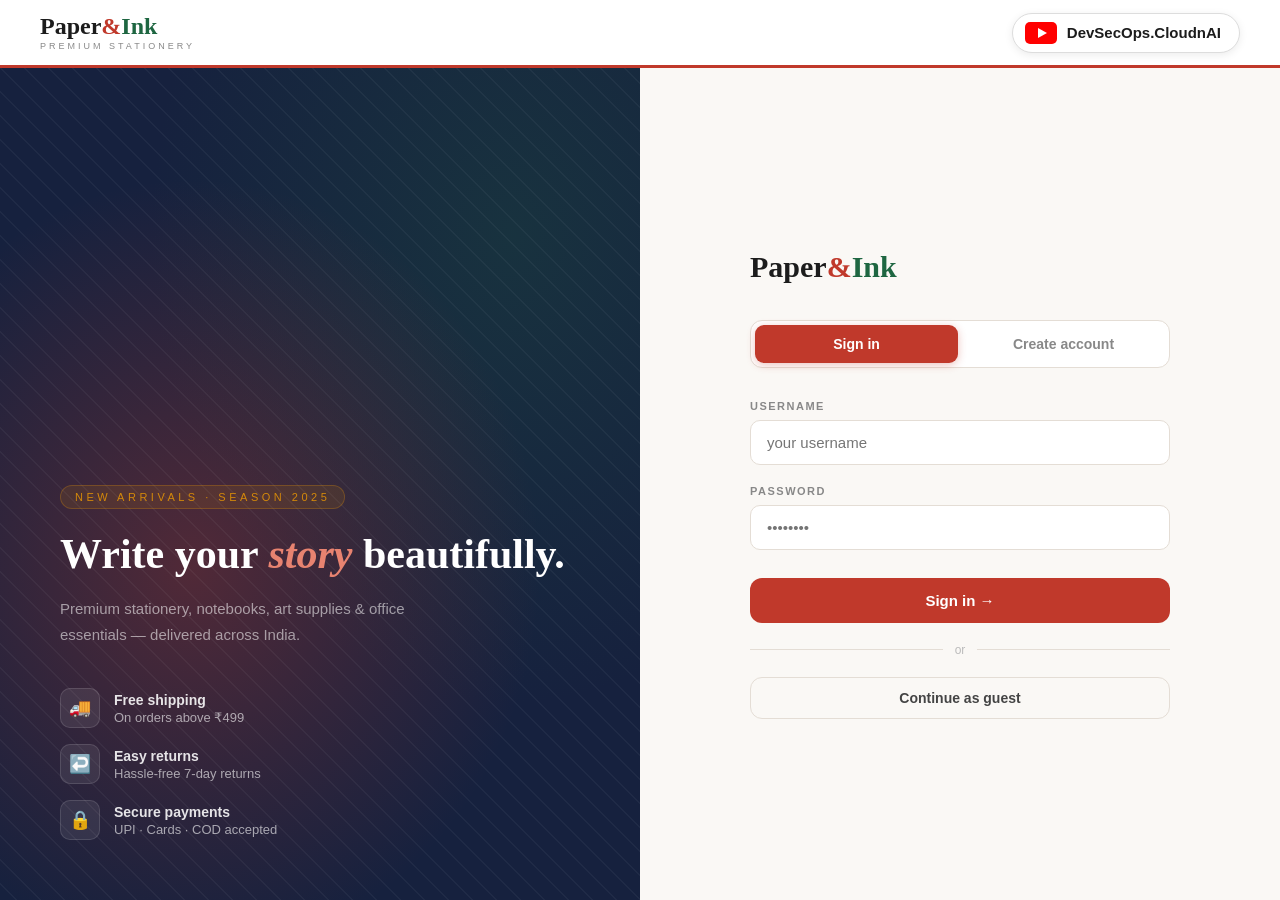
<file: index.html>
<!DOCTYPE html>
<html lang="en">
<head>
<meta charset="UTF-8"/>
<meta name="viewport" content="width=device-width,initial-scale=1"/>
<title>Sign In — Paper &amp; Ink</title>
<style>
*, *::before, *::after { box-sizing: border-box; margin: 0; padding: 0; }

html { height: 100%; }

body {
  height: 100%;
  display: flex;
  flex-direction: column;
  font-family: -apple-system, BlinkMacSystemFont, 'Segoe UI', Helvetica, Arial, sans-serif;
  background: #faf8f5;
  color: #1c1c1c;
}

/* ── HEADER ─────────────────────────────── */
.hdr {
  flex-shrink: 0;
  height: 68px;
  background: #fff;
  border-bottom: 3px solid #c0392b;
  box-shadow: 0 2px 8px rgba(0,0,0,.08);
  display: flex;
  align-items: center;
  padding: 0 40px;
}
.hdr-brand { display: flex; flex-direction: column; line-height: 1.1; text-decoration: none; }
.hdr-logo  { font-family: Georgia, serif; font-size: 24px; font-weight: 700; color: #1c1c1c; }
.hdr-logo .r { color: #c0392b; }
.hdr-logo .g { color: #1e6641; }
.hdr-tag   { font-size: 9px; letter-spacing: 3px; text-transform: uppercase; color: #888; margin-top: 2px; }
.hdr-yt {
  margin-left: auto;
  display: inline-flex;
  align-items: center;
  gap: 10px;
  padding: 8px 18px 8px 12px;
  background: #fff;
  border: 1.5px solid #ddd;
  border-radius: 30px;
  font-size: 15px;
  font-weight: 700;
  color: #1c1c1c;
  text-decoration: none;
  box-shadow: 0 2px 8px rgba(0,0,0,.08);
  transition: border-color .2s, box-shadow .2s;
  white-space: nowrap;
}
.hdr-yt:hover { border-color: #f00; box-shadow: 0 4px 16px rgba(255,0,0,.15); }

/* ── MAIN SPLIT ─────────────────────────── */
.wrap {
  flex: 1;
  display: grid;
  grid-template-columns: 1fr 1fr;
  min-height: 0;          /* crucial — allows grid children to scroll */
}

/* ── LEFT PANEL ─────────────────────────── */
.panel-left {
  background: #16213e;
  position: relative;
  overflow: hidden;
  display: flex;
  flex-direction: column;
  justify-content: flex-end;
  padding: 60px;
}
.panel-left::before {
  content: '';
  position: absolute; inset: 0;
  background:
    radial-gradient(ellipse at 30% 60%, rgba(192,57,43,.35) 0%, transparent 55%),
    radial-gradient(ellipse at 80% 20%, rgba(30,102,65,.25) 0%, transparent 50%);
  pointer-events: none;
}
.panel-left::after {
  content: '';
  position: absolute; inset: 0;
  opacity: .04;
  background-image: repeating-linear-gradient(45deg,#fff 0,#fff 1px,transparent 0,transparent 50%);
  background-size: 24px 24px;
  pointer-events: none;
}
.v-content { position: relative; z-index: 1; }
.v-eyebrow {
  display: inline-block;
  font-size: 11px; letter-spacing: 3.5px; text-transform: uppercase;
  color: #d4890a;
  background: rgba(212,137,10,.12);
  padding: 5px 14px; border-radius: 20px;
  border: 1px solid rgba(212,137,10,.3);
  margin-bottom: 22px;
}
.v-title {
  font-family: Georgia, serif;
  font-size: 42px; font-weight: 700; line-height: 1.1;
  color: #fff; margin-bottom: 18px;
  white-space: nowrap;
}
.v-title em { color: #e88370; font-style: italic; }
.v-sub {
  font-size: 15px; color: rgba(255,255,255,.55);
  line-height: 1.75; max-width: 360px; margin-bottom: 40px;
}
.v-feats { display: flex; flex-direction: column; gap: 16px; }
.v-feat  { display: flex; align-items: center; gap: 14px; }
.v-feat-icon {
  width: 40px; height: 40px; border-radius: 10px;
  background: rgba(255,255,255,.08); border: 1px solid rgba(255,255,255,.12);
  display: flex; align-items: center; justify-content: center;
  font-size: 18px; flex-shrink: 0;
}
.v-feat-text { font-size: 13px; color: rgba(255,255,255,.6); }
.v-feat-text strong { display: block; color: rgba(255,255,255,.88); font-size: 14px; margin-bottom: 2px; }

/* ── RIGHT PANEL ─────────────────────────── */
.panel-right {
  background: #faf8f5;
  display: flex;
  align-items: center;
  justify-content: center;
  padding: 48px 40px;
  overflow-y: auto;
}
.form-box { width: 100%; max-width: 420px; }

.form-brand {
  font-family: Georgia, serif;
  font-size: 30px; font-weight: 700;
  color: #1c1c1c; margin-bottom: 36px;
  display: block;
}
.form-brand .r { color: #c0392b; }
.form-brand .g { color: #1e6641; }

/* tabs */
.tabs {
  display: flex; background: #fff;
  border-radius: 12px; padding: 4px; gap: 4px;
  margin-bottom: 32px; border: 1.5px solid #e4ddd5;
}
.tab {
  flex: 1; padding: 11px; border-radius: 9px;
  border: none; font-size: 14px; font-weight: 600;
  cursor: pointer; transition: all .2s;
  background: transparent; color: #888;
  font-family: inherit;
}
.tab.on { background: #c0392b; color: #fff; box-shadow: 0 2px 8px rgba(192,57,43,.3); }

/* sections */
.sec { display: none; }
.sec.on { display: block; }

/* field */
.fg { margin-bottom: 20px; }
.fl {
  display: block; font-size: 11px; font-weight: 700;
  letter-spacing: 1.5px; text-transform: uppercase;
  color: #888; margin-bottom: 8px;
}
.fi {
  width: 100%; padding: 13px 16px;
  border: 1.5px solid #e4ddd5; border-radius: 10px;
  font-size: 15px; color: #1c1c1c; background: #fff;
  outline: none; transition: border-color .15s, box-shadow .15s;
  font-family: inherit;
}
.fi:focus { border-color: #c0392b; box-shadow: 0 0 0 3px rgba(192,57,43,.08); }

.err-box {
  background: #fdecea; border: 1px solid rgba(192,57,43,.2);
  color: #c0392b; font-size: 13px;
  padding: 11px 14px; border-radius: 8px;
  margin-bottom: 18px; display: none;
}
.submit {
  width: 100%; padding: 14px;
  background: #c0392b; color: #fff;
  border: none; border-radius: 12px;
  font-size: 15px; font-weight: 700;
  cursor: pointer; transition: all .2s;
  margin-top: 8px; font-family: inherit;
}
.submit:hover { background: #a93226; transform: translateY(-1px); box-shadow: 0 4px 16px rgba(192,57,43,.3); }

.divider {
  display: flex; align-items: center;
  gap: 12px; margin: 20px 0;
  color: #bbb; font-size: 12px;
}
.divider::before, .divider::after {
  content: ''; flex: 1; height: 1px; background: #e4ddd5;
}
.guest {
  width: 100%; padding: 12px;
  background: transparent; color: #444;
  border: 1.5px solid #e4ddd5; border-radius: 12px;
  font-size: 14px; font-weight: 600;
  cursor: pointer; transition: all .2s; font-family: inherit;
}
.guest:hover { border-color: #1e6641; color: #1e6641; background: #e8f5ee; }

/* responsive */
@media(max-width: 768px) {
  .wrap { grid-template-columns: 1fr; }
  .panel-left { display: none; }
  .panel-right { padding: 32px 20px; }
}
</style>
</head>
<body>

<!-- HEADER -->
<header class="hdr">
  <a href="login.html" class="hdr-brand">
    <span class="hdr-logo">Paper<span class="r">&amp;</span><span class="g">Ink</span></span>
    <span class="hdr-tag">Premium Stationery</span>
  </a>
  <a href="https://www.youtube.com/@DevSecOps.CloudnAI-1.0" target="_blank" class="hdr-yt">
    <svg width="32" height="22" viewBox="0 0 32 22" xmlns="http://www.w3.org/2000/svg">
      <rect width="32" height="22" rx="5" fill="#FF0000"/>
      <polygon points="13,6 13,16 22,11" fill="white"/>
    </svg>
    <span>DevSecOps.CloudnAI</span>
  </a>
</header>

<!-- SPLIT -->
<div class="wrap">

  <!-- LEFT -->
  <div class="panel-left">
    <div class="v-content">
      <span class="v-eyebrow">New arrivals · Season 2025</span>
      <h2 class="v-title">Write your <em>story</em> beautifully.</h2>
      <p class="v-sub">Premium stationery, notebooks, art supplies &amp; office essentials — delivered across India.</p>
      <div class="v-feats">
        <div class="v-feat">
          <div class="v-feat-icon">🚚</div>
          <div class="v-feat-text"><strong>Free shipping</strong>On orders above ₹499</div>
        </div>
        <div class="v-feat">
          <div class="v-feat-icon">↩️</div>
          <div class="v-feat-text"><strong>Easy returns</strong>Hassle-free 7-day returns</div>
        </div>
        <div class="v-feat">
          <div class="v-feat-icon">🔒</div>
          <div class="v-feat-text"><strong>Secure payments</strong>UPI · Cards · COD accepted</div>
        </div>
      </div>
    </div>
  </div>

  <!-- RIGHT -->
  <div class="panel-right">
    <div class="form-box">

      <span class="form-brand">Paper<span class="r">&amp;</span><span class="g">Ink</span></span>

      <div class="tabs">
        <button class="tab on" id="t1" onclick="sw('signin')">Sign in</button>
        <button class="tab" id="t2" onclick="sw('register')">Create account</button>
      </div>

      <!-- Sign In -->
      <div class="sec on" id="signin">
        <div class="err-box" id="loginErr"></div>
        <div class="fg">
          <label class="fl">Username</label>
          <input type="text" id="loginName" class="fi" placeholder="your username" autocomplete="username"/>
        </div>
        <div class="fg">
          <label class="fl">Password</label>
          <input type="password" id="loginPass" class="fi" placeholder="••••••••" autocomplete="current-password" onkeyup="if(event.key==='Enter')doLogin()"/>
        </div>
        <button class="submit" onclick="doLogin()">Sign in →</button>
        <div class="divider">or</div>
        <button class="guest" onclick="goGuest()">Continue as guest</button>
      </div>

      <!-- Register -->
      <div class="sec" id="register">
        <div class="err-box" id="regErr"></div>
        <div class="fg">
          <label class="fl">Username</label>
          <input type="text" id="regName" class="fi" placeholder="choose a username"/>
        </div>
        <div class="fg">
          <label class="fl">Email</label>
          <input type="email" id="regEmail" class="fi" placeholder="you@example.com"/>
        </div>
        <div class="fg">
          <label class="fl">Password</label>
          <input type="password" id="regPass" class="fi" placeholder="minimum 6 characters"/>
        </div>
        <button class="submit" onclick="doRegister()">Create account →</button>
      </div>

    </div>
  </div>
</div>

<script>
function sw(tab) {
  document.getElementById('t1').classList.toggle('on', tab==='signin');
  document.getElementById('t2').classList.toggle('on', tab==='register');
  document.getElementById('signin').classList.toggle('on', tab==='signin');
  document.getElementById('register').classList.toggle('on', tab==='register');
}

function goGuest() {
  sessionStorage.setItem('user', JSON.stringify({ name: 'Guest', guest: true }));
  window.location = 'search.html';
}

async function doLogin() {
  const name = document.getElementById('loginName').value.trim();
  const pass = document.getElementById('loginPass').value;
  const err  = document.getElementById('loginErr');
  err.style.display = 'none';
  if (!name || !pass) { err.textContent = 'Please enter username and password'; err.style.display = 'block'; return; }
  try {
    const r = await fetch('/api/user/login', { method:'POST', headers:{'Content-Type':'application/json'}, body: JSON.stringify({name, password:pass}) });
    if (r.ok) {
      const u = await r.json();
      sessionStorage.setItem('user', JSON.stringify(u));
      const oldId = sessionStorage.getItem('cart-id');
      if (oldId && oldId !== name) { await fetch('/api/cart/rename/'+oldId+'/'+name).catch(()=>{}); sessionStorage.setItem('cart-id', name); }
      window.location = 'search.html';
    } else { err.textContent = await r.text() || 'Login failed'; err.style.display = 'block'; }
  } catch(e) { err.textContent = 'Could not reach user service'; err.style.display = 'block'; }
}

async function doRegister() {
  const name  = document.getElementById('regName').value.trim();
  const email = document.getElementById('regEmail').value.trim();
  const pass  = document.getElementById('regPass').value;
  const err   = document.getElementById('regErr');
  err.style.display = 'none';
  if (!name || !email || !pass) { err.textContent = 'All fields are required'; err.style.display = 'block'; return; }
  try {
    const r = await fetch('/api/user/register', { method:'POST', headers:{'Content-Type':'application/json'}, body: JSON.stringify({name, email, password:pass}) });
    if (r.ok) { sw('signin'); document.getElementById('loginName').value = name; }
    else { err.textContent = await r.text() || 'Registration failed'; err.style.display = 'block'; }
  } catch(e) { err.textContent = 'Could not reach user service'; err.style.display = 'block'; }
}
</script>
</body>
</html>
</file>
<file: css/style.css>
/* ============================================================
   Paper & Ink — Redesigned Complete Stylesheet
   Font: Playfair Display + DM Sans
   ============================================================ */

@import url('https://fonts.googleapis.com/css2?family=Playfair+Display:ital,wght@0,700;0,900;1,700&family=DM+Sans:opsz,wght@9..40,300;9..40,400;9..40,500;9..40,600;9..40,700&display=swap');

*, *::before, *::after { box-sizing: border-box; margin: 0; padding: 0; }

:root {
  --rust:       #c0392b;
  --rust-dk:    #a93226;
  --rust-lt:    #fdf0ee;
  --forest:     #1e6641;
  --forest-dk:  #154d30;
  --forest-lt:  #e8f5ee;
  --ink:        #1c1c1c;
  --ink-mid:    #444;
  --ink-muted:  #777;
  --cream:      #faf8f5;
  --warm-white: #ffffff;
  --border:     #e4ddd5;
  --pale:       #f2ede6;
  --gold:       #d4890a;
  --shadow-sm:  0 1px 4px rgba(0,0,0,0.08);
  --shadow-md:  0 4px 16px rgba(0,0,0,0.10);
  --shadow-lg:  0 8px 32px rgba(0,0,0,0.12);
  --font-serif: 'Playfair Display', Georgia, 'Times New Roman', Times, serif;
  --font-sans:  'DM Sans', -apple-system, BlinkMacSystemFont, 'Segoe UI', Helvetica, Arial, sans-serif;
  --radius:     10px;
  --radius-lg:  16px;
}

html { scroll-behavior: smooth; font-size: 16px; }
body { font-family: var(--font-sans); background: var(--cream); color: var(--ink); line-height: 1.6; -webkit-font-smoothing: antialiased; }
a { color: inherit; text-decoration: none; }
button { cursor: pointer; font-family: var(--font-sans); }
img { display: block; max-width: 100%; }

.container { max-width: 1160px; margin: 0 auto; padding: 0 28px; }

/* HEADER */
.site-header { background: #fff; border-bottom: 3px solid var(--rust); position: sticky; top: 0; z-index: 200; box-shadow: 0 2px 12px rgba(0,0,0,0.08); }
.header-inner { display: flex; align-items: center; height: 72px; }
.brand { display: flex; flex-direction: column; line-height: 1.1; flex-shrink: 0; margin-right: 48px; text-decoration: none; }
.brand-logo { font-family: var(--font-serif); font-size: 26px; font-weight: 700; letter-spacing: -0.5px; color: var(--ink); }
.brand-logo .amp { color: var(--rust); }
.brand-logo .ink-word { color: var(--forest); }
.brand-tagline { font-size: 9px; letter-spacing: 3px; text-transform: uppercase; color: var(--ink-muted); margin-top: 2px; font-weight: 500; }
.main-nav { display: flex; gap: 2px; flex: 1; }
.main-nav a { padding: 8px 16px; border-radius: 8px; font-size: 14px; font-weight: 500; color: var(--ink-mid); transition: background .15s, color .15s; }
.main-nav a:hover, .main-nav a.active { background: var(--pale); color: var(--rust); }
.header-actions { display: flex; align-items: center; gap: 6px; margin-left: auto; }
.icon-btn { width: 40px; height: 40px; border-radius: 50%; display: flex; align-items: center; justify-content: center; background: transparent; border: none; color: var(--ink-mid); cursor: pointer; transition: background .15s, color .15s; text-decoration: none; }
.icon-btn:hover { background: var(--pale); color: var(--rust); }
.cart-wrap { position: relative; }
.cart-badge { position: absolute; top: 2px; right: 2px; background: var(--rust); color: #fff; border-radius: 50%; width: 18px; height: 18px; display: flex; align-items: center; justify-content: center; font-size: 10px; font-weight: 700; border: 2px solid #fff; }
.user-chip { display: flex; align-items: center; gap: 8px; padding: 6px 14px; border-radius: 24px; background: var(--pale); border: 1.5px solid var(--border); font-size: 13px; font-weight: 600; color: var(--ink-mid); transition: all .15s; cursor: pointer; text-decoration: none; }
.user-chip:hover { border-color: var(--rust); color: var(--rust); background: var(--rust-lt); }
.user-dot { width: 8px; height: 8px; border-radius: 50%; background: var(--forest); }

/* BUTTONS */
.btn { display: inline-flex; align-items: center; justify-content: center; gap: 8px; padding: 11px 24px; border-radius: var(--radius); font-size: 14px; font-weight: 600; border: none; cursor: pointer; transition: all .15s; text-decoration: none; font-family: var(--font-sans); }
.btn:active { transform: scale(0.97); }
.btn-primary { background: var(--rust); color: #fff; }
.btn-primary:hover { background: var(--rust-dk); box-shadow: 0 4px 12px rgba(192,57,43,.3); }
.btn-primary:disabled { background: #ccc; cursor: not-allowed; transform: none; box-shadow: none; }
.btn-outline { background: transparent; color: var(--rust); border: 2px solid var(--rust); }
.btn-outline:hover { background: var(--rust); color: #fff; }
.btn-lg { padding: 14px 32px; font-size: 15px; border-radius: 12px; }
.btn-block { width: 100%; }
.btn-forest { background: var(--forest); color: #fff; }
.btn-forest:hover { background: var(--forest-dk); }

/* HERO */
.hero { background: #16213e; padding: 88px 0 72px; overflow: hidden; position: relative; }
.hero::before { content: ''; position: absolute; inset: 0; background: radial-gradient(ellipse at 70% 50%, rgba(192,57,43,.22) 0%, transparent 60%); }
.hero::after { content: ''; position: absolute; inset: 0; background-image: repeating-linear-gradient(45deg, rgba(255,255,255,.02) 0, rgba(255,255,255,.02) 1px, transparent 0, transparent 50%); background-size: 24px 24px; }
.hero-inner { display: grid; grid-template-columns: 1fr 400px; gap: 60px; align-items: center; position: relative; z-index: 1; }
.hero-eyebrow { display: inline-block; font-size: 11px; letter-spacing: 3.5px; text-transform: uppercase; color: var(--gold); background: rgba(212,137,10,.12); padding: 5px 14px; border-radius: 20px; margin-bottom: 22px; border: 1px solid rgba(212,137,10,.3); font-family: var(--font-sans); font-weight: 600; }
.hero-title { font-family: var(--font-serif); font-size: 60px; font-weight: 900; line-height: 1.05; color: #fff; margin-bottom: 22px; }
.hero-title em { color: #e88370; font-style: italic; }
.hero-body { font-size: 17px; color: rgba(255,255,255,.62); line-height: 1.8; max-width: 460px; margin-bottom: 38px; font-weight: 300; }
.hero-btns { display: flex; gap: 14px; flex-wrap: wrap; }
.hero-cards { display: flex; flex-direction: column; gap: 14px; }
.hcard { background: rgba(255,255,255,.07); border: 1px solid rgba(255,255,255,.12); border-radius: 16px; padding: 18px 22px; display: flex; align-items: center; gap: 16px; backdrop-filter: blur(4px); transition: border-color .2s, background .2s; }
.hcard:hover { background: rgba(255,255,255,.11); border-color: rgba(255,255,255,.22); }
.hcard-icon { font-size: 34px; flex-shrink: 0; }
.hcard-name { font-size: 14px; color: rgba(255,255,255,.78); font-weight: 500; }
.hcard-price { margin-left: auto; font-family: var(--font-serif); font-size: 20px; font-weight: 700; color: #fff; }

/* SECTIONS */
.section { padding: 68px 0; }
.section-hdr { display: flex; align-items: baseline; justify-content: space-between; margin-bottom: 36px; }
.section-title { font-family: var(--font-serif); font-size: 34px; font-weight: 700; color: var(--ink); }
.section-link { font-size: 14px; color: var(--rust); font-weight: 600; }
.section-link:hover { text-decoration: underline; }

/* CATEGORY GRID */
.cat-grid { display: grid; grid-template-columns: repeat(4, 1fr); gap: 20px; }
.cat-card { background: #fff; border-radius: var(--radius-lg); padding: 36px 20px; text-align: center; border: 1.5px solid var(--border); transition: transform .2s, box-shadow .2s, border-color .2s; cursor: pointer; display: flex; flex-direction: column; align-items: center; gap: 10px; text-decoration: none; }
.cat-card:hover { transform: translateY(-6px); box-shadow: var(--shadow-md); border-color: var(--rust); }
.cat-card-icon { width: 68px; height: 68px; border-radius: 50%; display: flex; align-items: center; justify-content: center; font-size: 32px; margin-bottom: 6px; }
.cc-write  .cat-card-icon { background: #fdeee9; }
.cc-note   .cat-card-icon { background: #e9f3eb; }
.cc-art    .cat-card-icon { background: #fdf3e3; }
.cc-office .cat-card-icon { background: #eaf0fb; }
.cat-card-name { font-family: var(--font-serif); font-size: 18px; font-weight: 700; color: var(--ink); }
.cat-card-hint { font-size: 13px; color: var(--ink-muted); }
.cat-card-count { display: inline-block; background: var(--pale); color: var(--ink-muted); font-size: 11px; font-weight: 600; padding: 3px 10px; border-radius: 20px; margin-top: 4px; }

/* PRODUCT GRID */
.products-grid { display: grid; grid-template-columns: repeat(auto-fill, minmax(220px, 1fr)); gap: 22px; }
.p-card { background: #fff; border-radius: var(--radius-lg); border: 1.5px solid var(--border); overflow: hidden; transition: transform .2s, box-shadow .2s, border-color .2s; display: flex; flex-direction: column; }
.p-card:hover { transform: translateY(-5px); box-shadow: var(--shadow-md); border-color: #c9b8a8; }
.p-card-img { height: 160px; background: var(--pale); display: flex; align-items: center; justify-content: center; position: relative; text-decoration: none; overflow: hidden; }
.p-card-icon { font-size: 62px; transition: transform .2s; display: block; }
.p-card:hover .p-card-icon { transform: scale(1.1) rotate(-3deg); }
.p-badge { position: absolute; top: 10px; right: 10px; font-size: 10px; font-weight: 700; padding: 3px 9px; border-radius: 20px; }
.badge-low  { background: #fdf2e3; color: #784a00; }
.badge-out  { background: #fdecea; color: #7b1a1a; }
.p-card-body { padding: 16px; flex: 1; display: flex; flex-direction: column; }
.p-card-cats { display: flex; gap: 4px; flex-wrap: wrap; margin-bottom: 8px; }
.pill { font-size: 10px; font-weight: 600; padding: 2px 9px; border-radius: 20px; background: var(--pale); color: var(--ink-muted); }
.pill-sm { font-size: 10px; }
.p-card-name { font-size: 14px; font-weight: 700; color: var(--ink); line-height: 1.35; margin-bottom: 5px; text-decoration: none; display: block; font-family: var(--font-sans); }
.p-card-name:hover { color: var(--rust); }
.p-card-desc { font-size: 12px; color: var(--ink-muted); line-height: 1.55; flex: 1; margin-bottom: 14px; }
.p-card-foot { display: flex; align-items: center; justify-content: space-between; margin-top: auto; }
.p-card-price { font-family: var(--font-serif); font-size: 20px; font-weight: 700; color: var(--rust); }
.add-btn { background: var(--rust); color: #fff; border: none; border-radius: 8px; padding: 8px 14px; font-size: 12px; font-weight: 700; cursor: pointer; transition: all .15s; }
.add-btn:hover { background: var(--rust-dk); transform: scale(1.04); }
.add-btn:disabled { background: #e0d9d2; color: #aaa; cursor: not-allowed; transform: none; }

/* VALUE BANNER */
.value-banner { background: var(--forest); border-radius: var(--radius-lg); padding: 44px 56px; display: grid; grid-template-columns: repeat(3, 1fr); gap: 24px; margin: 0 0 68px; }
.vb-item { text-align: center; }
.vb-icon { font-size: 34px; margin-bottom: 12px; }
.vb-title { font-family: var(--font-serif); font-size: 18px; font-weight: 700; color: #fff; margin-bottom: 4px; }
.vb-body { font-size: 13px; color: rgba(255,255,255,.6); }

/* FOOTER */
.site-footer { background: var(--ink); padding: 52px 0 28px; }
.footer-grid { display: grid; grid-template-columns: 2fr 1fr 1fr; gap: 40px; padding-bottom: 36px; border-bottom: 1px solid rgba(255,255,255,.08); margin-bottom: 24px; }
.footer-brand .brand-logo { color: #fff; font-size: 24px; }
.footer-brand .brand-logo .amp { color: var(--rust); }
.footer-brand .brand-logo .ink-word { color: #7ec8a0; }
.footer-brand p { font-size: 13px; color: rgba(255,255,255,.45); margin-top: 10px; max-width: 240px; line-height: 1.7; }
.footer-col h4 { font-size: 11px; font-weight: 700; color: #fff; letter-spacing: 1.5px; text-transform: uppercase; margin-bottom: 16px; }
.footer-col a { display: block; font-size: 13px; color: rgba(255,255,255,.45); margin-bottom: 9px; transition: color .15s; }
.footer-col a:hover { color: rgba(255,255,255,.82); }
.footer-bottom { text-align: center; font-size: 12px; color: rgba(255,255,255,.25); }

/* PAGE HERO */
.page-hero { background: linear-gradient(120deg, #1c1c1c 0%, #2c2c2c 100%); padding: 48px 0; }
.page-hero-title { font-family: var(--font-serif); font-size: 40px; font-weight: 700; color: #fff; margin-bottom: 8px; }
.page-hero-sub { font-size: 15px; color: rgba(255,255,255,.5); }

/* BROWSE */
.browse-wrap { padding: 44px 0 84px; }
.browse-layout { display: grid; grid-template-columns: 250px 1fr; gap: 36px; align-items: start; }
.sidebar { background: #fff; border-radius: var(--radius-lg); border: 1.5px solid var(--border); padding: 28px; position: sticky; top: 88px; }
.sidebar-section { margin-bottom: 30px; }
.sidebar-section:last-child { margin-bottom: 0; }
.sidebar-label { font-size: 11px; font-weight: 700; letter-spacing: 2px; text-transform: uppercase; color: var(--ink-muted); margin-bottom: 14px; }
.filter-list { list-style: none; }
.filter-list li+li { margin-top: 2px; }
.filter-btn { display: flex; align-items: center; justify-content: space-between; width: 100%; padding: 9px 12px; border-radius: 9px; border: none; background: transparent; font-size: 14px; color: var(--ink-mid); cursor: pointer; text-align: left; transition: all .12s; font-family: var(--font-sans); }
.filter-btn:hover { background: var(--pale); color: var(--ink); }
.filter-btn.active { background: var(--rust-lt); color: var(--rust); font-weight: 700; }
.filter-count { font-size: 11px; background: var(--pale); color: var(--ink-muted); padding: 1px 7px; border-radius: 10px; font-weight: 600; }
.filter-btn.active .filter-count { background: rgba(192,57,43,.15); color: var(--rust); }
.price-option { display: flex; align-items: center; gap: 8px; padding: 7px 0; cursor: pointer; font-size: 14px; color: var(--ink-mid); }
.price-option input { accent-color: var(--rust); }
.browse-topbar { display: flex; align-items: center; justify-content: space-between; margin-bottom: 26px; gap: 16px; flex-wrap: wrap; }
.browse-count { font-size: 13px; color: var(--ink-muted); margin-top: 2px; }
.browse-heading { font-family: var(--font-serif); font-size: 28px; font-weight: 700; color: var(--ink); }
.search-field { display: flex; border: 1.5px solid var(--border); border-radius: var(--radius); overflow: hidden; background: #fff; transition: border-color .15s; box-shadow: var(--shadow-sm); }
.search-field:focus-within { border-color: var(--rust); }
.search-field input { border: none; padding: 10px 16px; font-size: 14px; color: var(--ink); background: transparent; outline: none; width: 240px; font-family: var(--font-sans); }
.search-field button { background: var(--rust); border: none; padding: 0 18px; color: #fff; font-size: 16px; cursor: pointer; transition: background .15s; }
.search-field button:hover { background: var(--rust-dk); }

/* PRODUCT DETAIL */
.product-detail { padding: 44px 0 84px; }
.breadcrumb { font-size: 13px; color: var(--ink-muted); margin-bottom: 30px; }
.breadcrumb a { color: var(--rust); }
.breadcrumb a:hover { text-decoration: underline; }
.pd-grid { display: grid; grid-template-columns: 1fr 1fr; gap: 64px; align-items: start; }
.pd-image-box { background: var(--pale); border-radius: var(--radius-lg); aspect-ratio: 1; display: flex; flex-direction: column; align-items: center; justify-content: center; gap: 20px; border: 1.5px solid var(--border); }
.pd-big-icon { font-size: 116px; }
.pd-cats { display: flex; gap: 8px; flex-wrap: wrap; }
.pd-sku { font-size: 11px; color: var(--ink-muted); text-transform: uppercase; letter-spacing: 1.5px; margin-bottom: 12px; font-weight: 600; }
.pd-name { font-family: var(--font-serif); font-size: 36px; font-weight: 700; color: var(--ink); line-height: 1.15; margin-bottom: 16px; }
.pd-price { font-family: var(--font-serif); font-size: 42px; font-weight: 700; color: var(--rust); margin-bottom: 8px; }
.pd-desc { font-size: 15px; color: var(--ink-mid); line-height: 1.8; margin: 20px 0 28px; }
.stock-chip { display: inline-flex; align-items: center; gap: 6px; padding: 5px 14px; border-radius: 20px; font-size: 12px; font-weight: 600; margin-bottom: 24px; }
.stock-ok  { background: #dff0e8; color: #145a30; }
.stock-low { background: #fdf2e3; color: #784a00; }
.stock-out { background: #fdecea; color: #7b1a1a; }
.qty-row { display: flex; align-items: center; gap: 14px; margin-bottom: 24px; }
.qty-label { font-size: 13px; color: var(--ink-muted); font-weight: 600; }
.qty-ctrl { width: 38px; height: 38px; border-radius: 9px; border: 1.5px solid var(--border); background: #fff; font-size: 18px; display: flex; align-items: center; justify-content: center; cursor: pointer; color: var(--ink); transition: border-color .12s, background .12s; }
.qty-ctrl:hover { border-color: var(--rust); background: var(--rust-lt); }
.qty-display { font-size: 18px; font-weight: 700; min-width: 32px; text-align: center; }
.pd-meta { margin-top: 34px; border-top: 1.5px solid var(--border); padding-top: 26px; }
.meta-row { display: flex; justify-content: space-between; align-items: center; padding: 11px 0; border-bottom: 1px solid var(--border); font-size: 14px; }
.meta-row span:first-child { color: var(--ink-muted); }
.meta-row span:last-child  { font-weight: 600; }

/* CART */
.cart-page { padding: 44px 0 84px; }
.page-title { font-family: var(--font-serif); font-size: 38px; font-weight: 700; color: var(--ink); margin-bottom: 34px; }
.cart-layout { display: grid; grid-template-columns: 1fr 360px; gap: 28px; align-items: start; }
.cart-box { background: #fff; border-radius: var(--radius-lg); border: 1.5px solid var(--border); overflow: hidden; }
.cart-box-hdr { display: grid; grid-template-columns: 1fr auto auto; gap: 16px; padding: 16px 26px; background: var(--pale); border-bottom: 1.5px solid var(--border); align-items: center; }
.cart-box-hdr span { font-size: 11px; font-weight: 700; letter-spacing: 1.5px; text-transform: uppercase; color: var(--ink-muted); }
.cart-item { display: flex; align-items: center; gap: 16px; padding: 20px 26px; border-bottom: 1px solid var(--border); transition: background .12s; }
.cart-item:last-child { border-bottom: none; }
.cart-item:hover { background: #fdfcfb; }
.ci-icon { font-size: 34px; text-align: center; flex-shrink: 0; width: 46px; }
.ci-info { flex: 1; }
.ci-name { font-size: 14px; font-weight: 700; color: var(--ink); margin-bottom: 3px; }
.ci-unit { font-size: 12px; color: var(--ink-muted); }
.ci-qty  { display: flex; align-items: center; gap: 8px; flex-shrink: 0; }
.ci-sub  { font-family: var(--font-serif); font-size: 17px; font-weight: 700; color: var(--ink); min-width: 84px; text-align: right; flex-shrink: 0; }
.ci-del  { width: 30px; height: 30px; border-radius: 7px; border: none; background: transparent; color: #ccc; cursor: pointer; font-size: 16px; display: flex; align-items: center; justify-content: center; transition: background .12s, color .12s; flex-shrink: 0; }
.ci-del:hover { background: #fdecea; color: var(--rust); }
.cart-empty { text-align: center; padding: 90px 40px; }
.cart-empty-icon { font-size: 68px; margin-bottom: 18px; }
.cart-empty h2 { font-family: var(--font-serif); font-size: 28px; margin-bottom: 10px; }
.cart-empty p  { color: var(--ink-muted); margin-bottom: 26px; }
.continue-link { font-size: 14px; color: var(--rust); font-weight: 600; display: inline-block; margin-top: 20px; }
.continue-link:hover { text-decoration: underline; }

/* SUMMARY */
.summary-card { background: #fff; border-radius: var(--radius-lg); border: 1.5px solid var(--border); padding: 28px; position: sticky; top: 88px; }
.summary-title { font-family: var(--font-serif); font-size: 22px; font-weight: 700; margin-bottom: 22px; }
.sum-row { display: flex; justify-content: space-between; align-items: center; padding: 10px 0; font-size: 14px; color: var(--ink-mid); border-bottom: 1px solid var(--border); }
.sum-total { display: flex; justify-content: space-between; align-items: baseline; padding: 18px 0 0; border-top: 2px solid var(--border); margin-top: 8px; }
.sum-total span:first-child { font-size: 15px; font-weight: 700; }
.sum-total span:last-child  { font-family: var(--font-serif); font-size: 30px; font-weight: 700; color: var(--rust); }
.free-ship-note { font-size: 12px; color: var(--forest); font-weight: 600; margin-top: 12px; background: var(--forest-lt); padding: 8px 12px; border-radius: 8px; }
.add-more-note  { font-size: 12px; color: var(--gold); margin-top: 12px; background: #fdf3e3; padding: 8px 12px; border-radius: 8px; }

/* CHECKOUT STEPS */
.steps-bar { display: flex; align-items: center; gap: 8px; margin-bottom: 38px; font-size: 14px; }
.step { color: var(--ink-muted); display: flex; align-items: center; gap: 10px; font-weight: 500; }
.step-num { width: 30px; height: 30px; border-radius: 50%; background: var(--border); color: var(--ink-muted); display: flex; align-items: center; justify-content: center; font-size: 13px; font-weight: 700; transition: all .2s; }
.step.done .step-num  { background: var(--forest); color: #fff; }
.step.active .step-num{ background: var(--rust); color: #fff; box-shadow: 0 0 0 4px rgba(192,57,43,.15); }
.step.active          { color: var(--ink); font-weight: 700; }
.step-divider { flex: 1; height: 2px; background: var(--border); max-width: 48px; border-radius: 2px; }
.step.done + .step-divider { background: var(--forest); }
.checkout-layout { display: grid; grid-template-columns: 1fr 360px; gap: 28px; align-items: start; padding-bottom: 84px; }

/* FORMS */
.form-card { background: #fff; border-radius: var(--radius-lg); border: 1.5px solid var(--border); padding: 30px; margin-bottom: 20px; }
.form-card-title { font-family: var(--font-serif); font-size: 22px; font-weight: 700; margin-bottom: 6px; }
.form-card-hint { font-size: 13px; color: var(--ink-muted); margin-bottom: 26px; line-height: 1.6; }
.form-label { display: block; font-size: 11px; font-weight: 700; text-transform: uppercase; letter-spacing: 1.5px; color: var(--ink-muted); margin-bottom: 8px; }
.form-input { display: block; width: 100%; padding: 12px 16px; border: 1.5px solid var(--border); border-radius: var(--radius); font-size: 14px; color: var(--ink); background: var(--cream); outline: none; transition: border-color .15s, background .15s, box-shadow .15s; font-family: var(--font-sans); }
.form-input:focus { border-color: var(--rust); background: #fff; box-shadow: 0 0 0 3px rgba(192,57,43,.06); }
.form-row { margin-bottom: 18px; }
.form-grid-2 { display: grid; grid-template-columns: 1fr 1fr; gap: 16px; }

/* PAYMENT */
.pm-grid { display: grid; grid-template-columns: repeat(3, 1fr); gap: 12px; margin-top: 6px; }
.pm-btn { display: flex; flex-direction: column; align-items: center; gap: 8px; padding: 20px 12px; border-radius: var(--radius); border: 2px solid var(--border); background: var(--cream); cursor: pointer; transition: all .15s; font-size: 13px; font-weight: 700; color: var(--ink-mid); font-family: var(--font-sans); }
.pm-btn:hover { border-color: var(--rust); background: var(--rust-lt); }
.pm-btn.active { border-color: var(--rust); background: var(--rust-lt); color: var(--rust); box-shadow: 0 0 0 3px rgba(192,57,43,.08); }
.pm-icon { font-size: 28px; }

/* SHIPPING */
.ship-result { background: var(--forest-lt); border: 1.5px solid #a8d5b8; border-radius: var(--radius); padding: 20px 22px; display: flex; align-items: flex-start; gap: 14px; margin-top: 22px; }
.ship-result-icon { font-size: 28px; flex-shrink: 0; }
.ship-result strong { font-size: 15px; font-weight: 700; }
.ship-result p { font-size: 13px; color: var(--ink-muted); margin-top: 4px; }
.ship-cost { color: var(--forest); font-weight: 700; font-size: 14px; margin-top: 4px; }

/* SUCCESS */
.success-outer { min-height: 60vh; display: flex; align-items: center; justify-content: center; padding: 60px 24px; }
.success-card { background: #fff; border-radius: var(--radius-lg); border: 1.5px solid var(--border); padding: 60px 68px; text-align: center; box-shadow: var(--shadow-lg); max-width: 520px; }
.success-icon { font-size: 68px; margin-bottom: 22px; }
.success-card h2 { font-family: var(--font-serif); font-size: 36px; font-weight: 700; margin-bottom: 12px; }
.success-card p  { font-size: 15px; color: var(--ink-muted); line-height: 1.7; }

/* SKELETON */
.skeleton { background: linear-gradient(90deg, var(--pale) 25%, var(--border) 50%, var(--pale) 75%); background-size: 300% 100%; animation: shimmer 1.6s ease infinite; border-radius: var(--radius); min-height: 180px; }
@keyframes shimmer { 0% { background-position: 200% 0 } 100% { background-position: -200% 0 } }

/* TOAST */
#toast { position: fixed; bottom: 28px; right: 28px; z-index: 9999; padding: 13px 22px; border-radius: 12px; font-size: 14px; font-weight: 600; max-width: 340px; box-shadow: 0 6px 24px rgba(0,0,0,.18); transition: opacity .25s, transform .25s; opacity: 0; transform: translateY(10px); pointer-events: none; }
#toast.show { opacity: 1; transform: none; }
#toast.success { background: var(--forest); color: #fff; }
#toast.warn    { background: #b84a00; color: #fff; }

/* RESPONSIVE */
@media(max-width:1024px) {
  .hero-inner { grid-template-columns: 1fr } .hero-cards { display: none }
  .cat-grid { grid-template-columns: repeat(2,1fr) }
  .browse-layout { grid-template-columns: 1fr } .sidebar { display: none }
  .cart-layout, .checkout-layout { grid-template-columns: 1fr } .summary-card { position: static }
  .pd-grid { grid-template-columns: 1fr } .footer-grid { grid-template-columns: 1fr 1fr }
}
@media(max-width:640px) {
  .main-nav { display: none } .hero-title { font-size: 40px }
  .products-grid { grid-template-columns: repeat(2,1fr); gap: 14px }
  .value-banner { grid-template-columns: 1fr; padding: 28px }
  .pm-grid { grid-template-columns: 1fr }
  .success-card { padding: 38px 26px }
  .footer-grid { grid-template-columns: 1fr }
}
</file>
